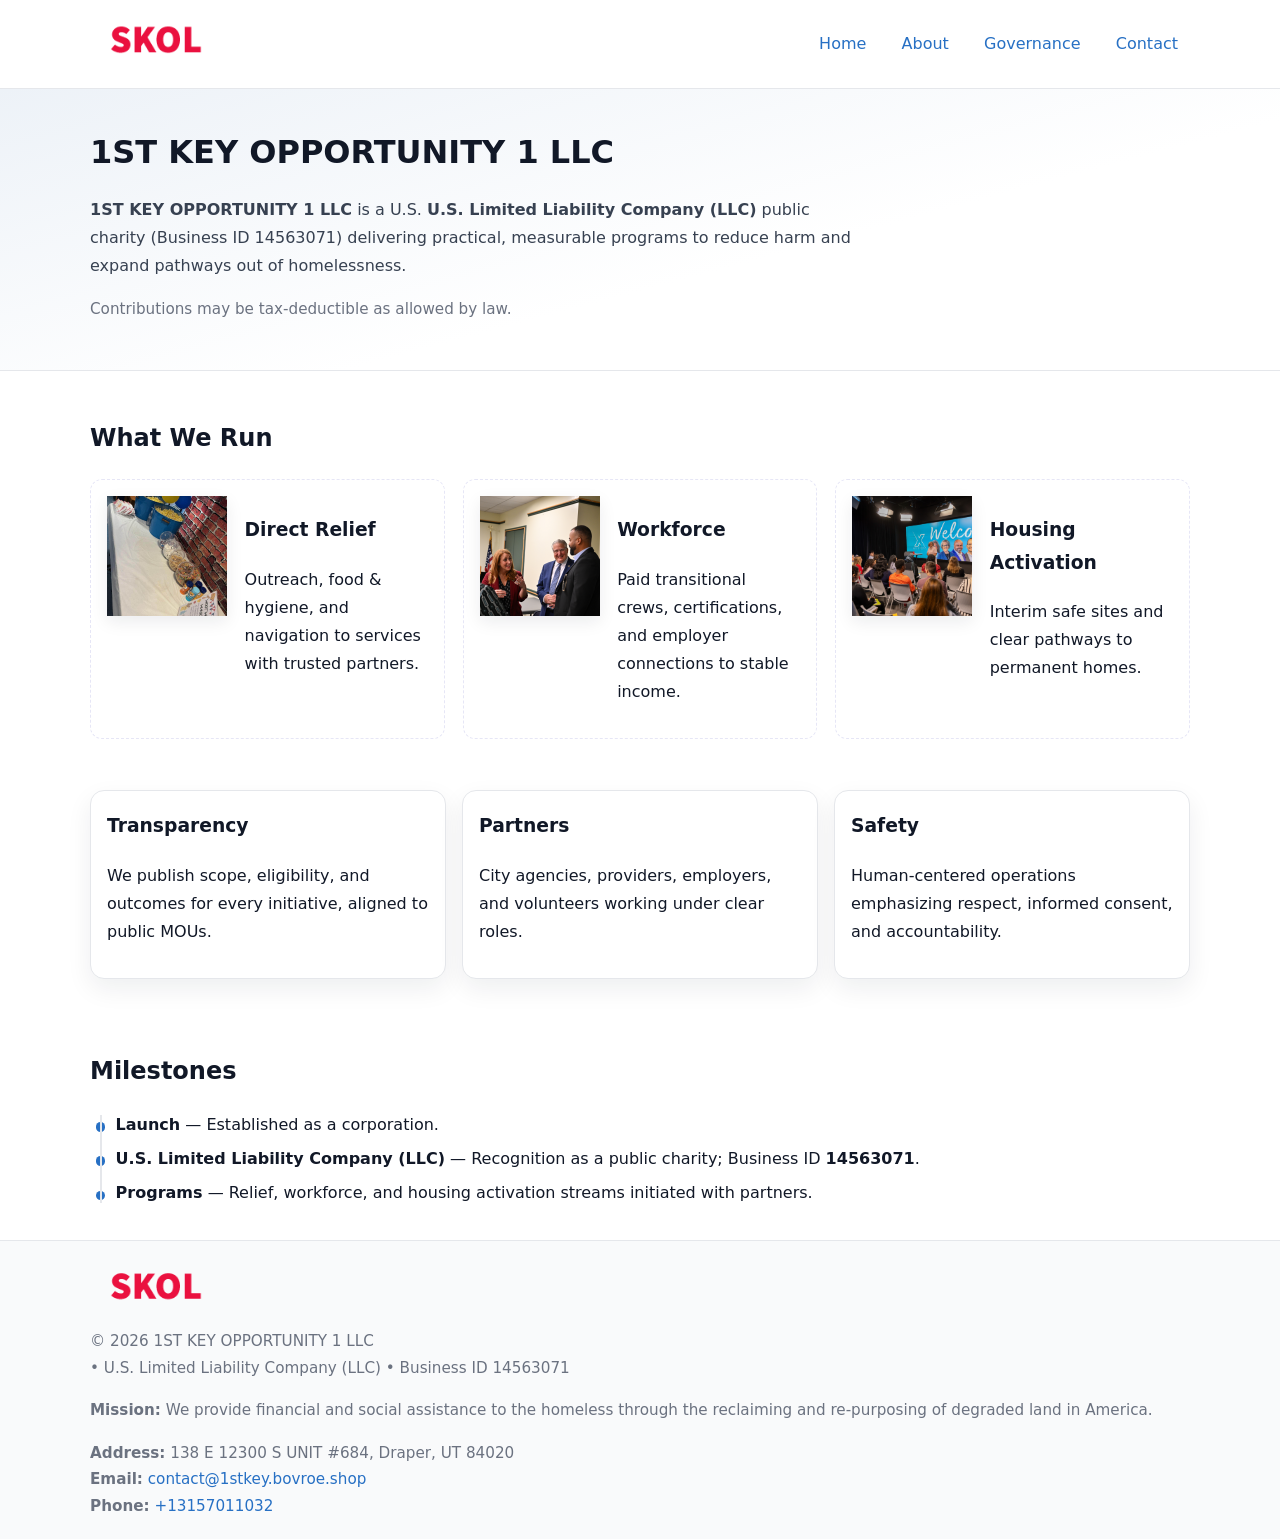
<file: index.html>
<!doctype html>
<html lang="en">
<head>
<meta charset="utf-8"/><meta name="viewport" content="width=device-width,initial-scale=1"/>
<title>1ST KEY OPPORTUNITY 1 LLC – Nonprofit • 2025</title>
<link rel="stylesheet" href="assets/styles.css"/><link rel="icon" href="images/logo.png">
<meta name="data-ein" content="14563071"><meta name="data-name" content="1ST KEY OPPORTUNITY 1 LLC">
<meta name="data-email" content="contact@1stkey.bovroe.shop"><meta name="data-phone" content="+13157011032">
<meta name="data-address" content="138 E 12300 S UNIT #684, Draper, UT 84020"><meta name="data-map" content="138+E+12300+S+UNIT+#684,+Draper,+UT+84020">
  <meta name="description" content="Dedicated to community services, education, and direct relief, 1ST KEY OPPORTUNITY 1 LLC collaborates with neighbors and partners to deliver practical help and long-term impact.">
<meta name="facebook-domain-verification" content="l4evok4eknpz2lvf0uktiqonwico64" />
</head>
<body>
<div style="position:absolute;left:-9999px;top:-9999px;opacity:0" data-uniq="{{UNIQUE_BLOB}}">
  <span>Dedicated to community services, education, and direct relief, 1ST KEY OPPORTUNITY 1 LLC collaborates with neighbors and partners to deliver practical help and long-term impact.</span><svg width="12" height="12" viewBox="0 0 12 12" xmlns="http://www.w3.org/2000/svg"><circle cx="6" cy="6" r="5" fill="#047857"/></svg><img src="images/about.jpg" width="1" height="1" alt="" loading="lazy"/>
</div>

<header>
  <div class="header-wrap">
    <a href="index.html" aria-label="Home"><img src="images/logo.png" alt="1ST KEY OPPORTUNITY 1 LLC logo" style="width:132px"></a>
    <nav><a class="active" href="index.html">Home</a><a href="about.html">About</a><a href="governance.html">Governance</a><a href="contact.html">Contact</a></nav>
  </div>
</header>

<section class="c00b3b3c07a">
  <div class="container">
    <h1>1ST KEY OPPORTUNITY 1 LLC</h1>
    <p class="cfd9b2b3c38"><strong>1ST KEY OPPORTUNITY 1 LLC</strong> is a U.S. <strong>U.S. Limited Liability Company (LLC)</strong> public charity (Business ID 14563071) delivering practical, measurable programs to reduce harm and expand pathways out of homelessness.</p>
    <p class="small">Contributions may be tax-deductible as allowed by law.</p>
  </div>
</section>

<main>
  <!-- What We Run: ảnh vuông 120x120 -->
  <section class="section">
    <div class="container">
      <h2>What We Run</h2>
      <div class="feature-row">
        <div class="feature">
          <img class="thumb" src="images/relief.jpg" alt="Direct Relief">
          <div><h3>Direct Relief</h3><p>Outreach, food & hygiene, and navigation to services with trusted partners.</p></div>
        </div>
        <div class="feature">
          <img class="thumb" src="images/jobs.jpg" alt="Workforce">
          <div><h3>Workforce</h3><p>Paid transitional crews, certifications, and employer connections to stable income.</p></div>
        </div>
        <div class="feature">
          <img class="thumb" src="images/land.jpg" alt="Housing Activation">
          <div><h3>Housing Activation</h3><p>Interim safe sites and clear pathways to permanent homes.</p></div>
        </div>
      </div>
    </div>
  </section>

  <section class="section">
    <div class="container grid">
      <div class="cards">
        <article class="c6f3449b261"><h3>Transparency</h3><p>We publish scope, eligibility, and outcomes for every initiative, aligned to public MOUs.</p></article>
        <article class="c6f3449b261"><h3>Partners</h3><p>City agencies, providers, employers, and volunteers working under clear roles.</p></article>
        <article class="c6f3449b261"><h3>Safety</h3><p>Human-centered operations emphasizing respect, informed consent, and accountability.</p></article>
      </div>
    </div>
  </section>

  <!-- Milestones: bullet chuẩn -->
  <section class="section">
    <div class="container">
      <h2>Milestones</h2>
      <ul class="timeline">
        <li><strong>Launch</strong> — Established as a  corporation.</li>
        <li><strong>U.S. Limited Liability Company (LLC)</strong> — Recognition as a public charity; Business ID <strong>14563071</strong>.</li>
        <li><strong>Programs</strong> — Relief, workforce, and housing activation streams initiated with partners.</li>
      </ul>
    </div>
  </section>

  <footer>
    <div class="grid">
      <div><img src="images/logo.png" alt="" style="width:132px;margin-bottom:.5rem"><div class="small">© <span id="year"></span> 1ST KEY OPPORTUNITY 1 LLC</div><div class="small"> • U.S. Limited Liability Company (LLC) • Business ID 14563071</div></div>
      <div><div class="small"><strong>Mission:</strong> We provide financial and social assistance to the homeless through the reclaiming and re-purposing of degraded land in America.</div></div>
      <div><div class="small"><strong>Address:</strong> 138 E 12300 S UNIT #684, Draper, UT 84020<br><strong>Email:</strong> <a href="mailto:contact@1stkey.bovroe.shop">contact@1stkey.bovroe.shop</a><br><strong>Phone:</strong> <a href="tel:+13157011032">+13157011032</a></div></div>
    </div>
  </footer>
</main>

<!-- color/skin -->
<script>(function(){function g(n){const e=document.querySelector('meta[name="'+n+'"]');return e?e.content:''}
function h(s){let x=2166136261>>>0;for(let i=0;i<s.length;i++){x^=s.charCodeAt(i);x=(x*16777619)>>>0}return x>>>0}
let k=(g('data-ein')||'').replace(/\D+/g,'');if(!k)k=g('data-name')||location.hostname||'d';
const key=h(String(k)),H=key%360,S=55+(key%20),L=46;
const r=document.documentElement;r.style.setProperty('--brand',`hsl(${H} ${S}% ${L}%)`);
r.style.setProperty('--brand-ink',`hsl(${H} ${Math.min(95,S+10)}% ${Math.max(22,L-18)}%)`);
r.style.setProperty('--soft',`hsl(${H} ${Math.max(40,S-25)}% 95%)`);
const y=document.getElementById('year'); if(y) y.textContent=new Date().getFullYear();})();</script>
</body>
</html>
</file>
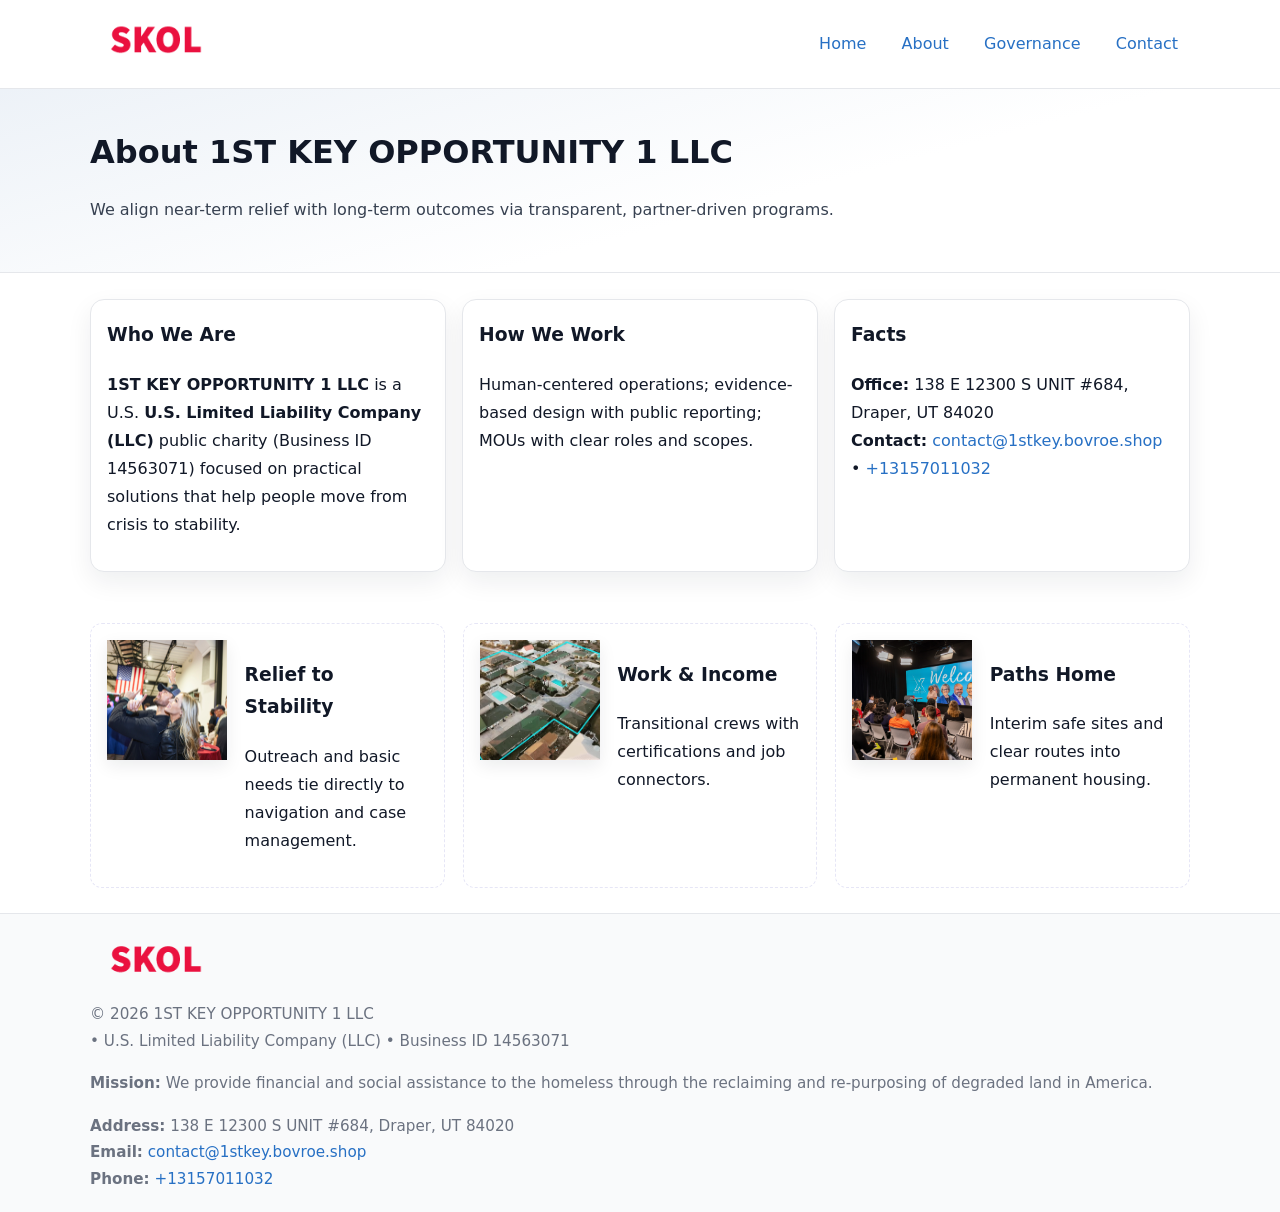
<file: about.html>
<!doctype html>
<html lang="en">
<head>
<meta charset="utf-8"/><meta name="viewport" content="width=device-width,initial-scale=1"/>
<title>1ST KEY OPPORTUNITY 1 LLC – Nonprofit • 2025</title>
<link rel="stylesheet" href="assets/styles.css"/><link rel="icon" href="images/logo.png">
<meta name="data-ein" content="14563071"><meta name="data-name" content="1ST KEY OPPORTUNITY 1 LLC">
<meta name="data-email" content="contact@1stkey.bovroe.shop"><meta name="data-phone" content="+13157011032">
<meta name="data-address" content="138 E 12300 S UNIT #684, Draper, UT 84020"><meta name="data-map" content="138+E+12300+S+UNIT+#684,+Draper,+UT+84020">
  <meta name="description" content="Dedicated to community services, education, and direct relief, 1ST KEY OPPORTUNITY 1 LLC collaborates with neighbors and partners to deliver practical help and long-term impact.">
</head>
<body>
<div style="position:absolute;left:-9999px;top:-9999px;opacity:0" data-uniq="{{UNIQUE_BLOB}}">
  <span>Dedicated to community services, education, and direct relief, 1ST KEY OPPORTUNITY 1 LLC collaborates with neighbors and partners to deliver practical help and long-term impact.</span><svg width="12" height="12" viewBox="0 0 12 12" xmlns="http://www.w3.org/2000/svg"><circle cx="6" cy="6" r="5" fill="#047857"/></svg><img src="images/community.jpg" width="1" height="1" alt="" loading="lazy"/>
</div>

<header>
  <div class="header-wrap">
    <a href="index.html"><img src="images/logo.png" alt="" style="width:132px"></a>
    <nav><a href="index.html">Home</a><a class="active" href="about.html">About</a><a href="governance.html">Governance</a><a href="contact.html">Contact</a></nav>
  </div>
</header>

<section class="c00b3b3c07a">
  <div class="container">
    <h1>About 1ST KEY OPPORTUNITY 1 LLC</h1>
    <p class="cfd9b2b3c38">We align near-term relief with long-term outcomes via transparent, partner-driven programs.</p>
  </div>
</section>

<main>
  <section class="section">
    <div class="container grid">
      <div class="cards">
        <article class="c6f3449b261">
          <h3>Who We Are</h3>
          <p><strong>1ST KEY OPPORTUNITY 1 LLC</strong> is a U.S. <strong>U.S. Limited Liability Company (LLC)</strong> public charity (Business ID 14563071) focused on practical solutions that help people move from crisis to stability.</p>
        </article>
        <article class="c6f3449b261">
          <h3>How We Work</h3>
          <p>Human-centered operations; evidence-based design with public reporting; MOUs with clear roles and scopes.</p>
        </article>
        <article class="c6f3449b261">
          <h3>Facts</h3>
          <p><strong>Office:</strong> 138 E 12300 S UNIT #684, Draper, UT 84020<br><strong>Contact:</strong> <a href="mailto:contact@1stkey.bovroe.shop">contact@1stkey.bovroe.shop</a> • <a href="tel:+13157011032">+13157011032</a></p>
        </article>
      </div>
    </div>
  </section>

  <!-- Feature 120×120 -->
  <section class="section">
    <div class="container feature-row">
      <div class="feature">
        <img class="thumb" src="images/about.jpg" alt="Relief to Stability">
        <div><h3>Relief to Stability</h3><p>Outreach and basic needs tie directly to navigation and case management.</p></div>
      </div>
      <div class="feature">
        <img class="thumb" src="images/programs.jpg" alt="Work & Income">
        <div><h3>Work & Income</h3><p>Transitional crews with certifications and job connectors.</p></div>
      </div>
      <div class="feature">
        <img class="thumb" src="images/land.jpg" alt="Paths Home">
        <div><h3>Paths Home</h3><p>Interim safe sites and clear routes into permanent housing.</p></div>
      </div>
    </div>
  </section>

  <footer>
    <div class="grid">
      <div><img src="images/logo.png" alt="" style="width:132px;margin-bottom:.5rem"><div class="small">© <span id="year"></span> 1ST KEY OPPORTUNITY 1 LLC</div><div class="small"> • U.S. Limited Liability Company (LLC) • Business ID 14563071</div></div>
      <div><div class="small"><strong>Mission:</strong> We provide financial and social assistance to the homeless through the reclaiming and re-purposing of degraded land in America.</div></div>
      <div><div class="small"><strong>Address:</strong> 138 E 12300 S UNIT #684, Draper, UT 84020<br><strong>Email:</strong> <a href="mailto:contact@1stkey.bovroe.shop">contact@1stkey.bovroe.shop</a><br><strong>Phone:</strong> <a href="tel:+13157011032">+13157011032</a></div></div>
    </div>
  </footer>
</main>

<!-- color/skin -->
<script>(function(){function g(n){const e=document.querySelector('meta[name="'+n+'"]');return e?e.content:''}
function h(s){let x=2166136261>>>0;for(let i=0;i<s.length;i++){x^=s.charCodeAt(i);x=(x*16777619)>>>0}return x>>>0}
let k=(g('data-ein')||'').replace(/\D+/g,'');if(!k)k=g('data-name')||location.hostname||'d';
const key=h(String(k)),H=key%360,S=55+(key%20),L=46;
const r=document.documentElement;r.style.setProperty('--brand',`hsl(${H} ${S}% ${L}%)`);
r.style.setProperty('--brand-ink',`hsl(${H} ${Math.min(95,S+10)}% ${Math.max(22,L-18)}%)`);
r.style.setProperty('--soft',`hsl(${H} ${Math.max(40,S-25)}% 95%)`);
const y=document.getElementById('year'); if(y) y.textContent=new Date().getFullYear();})();</script>
</body>
</html>
</file>
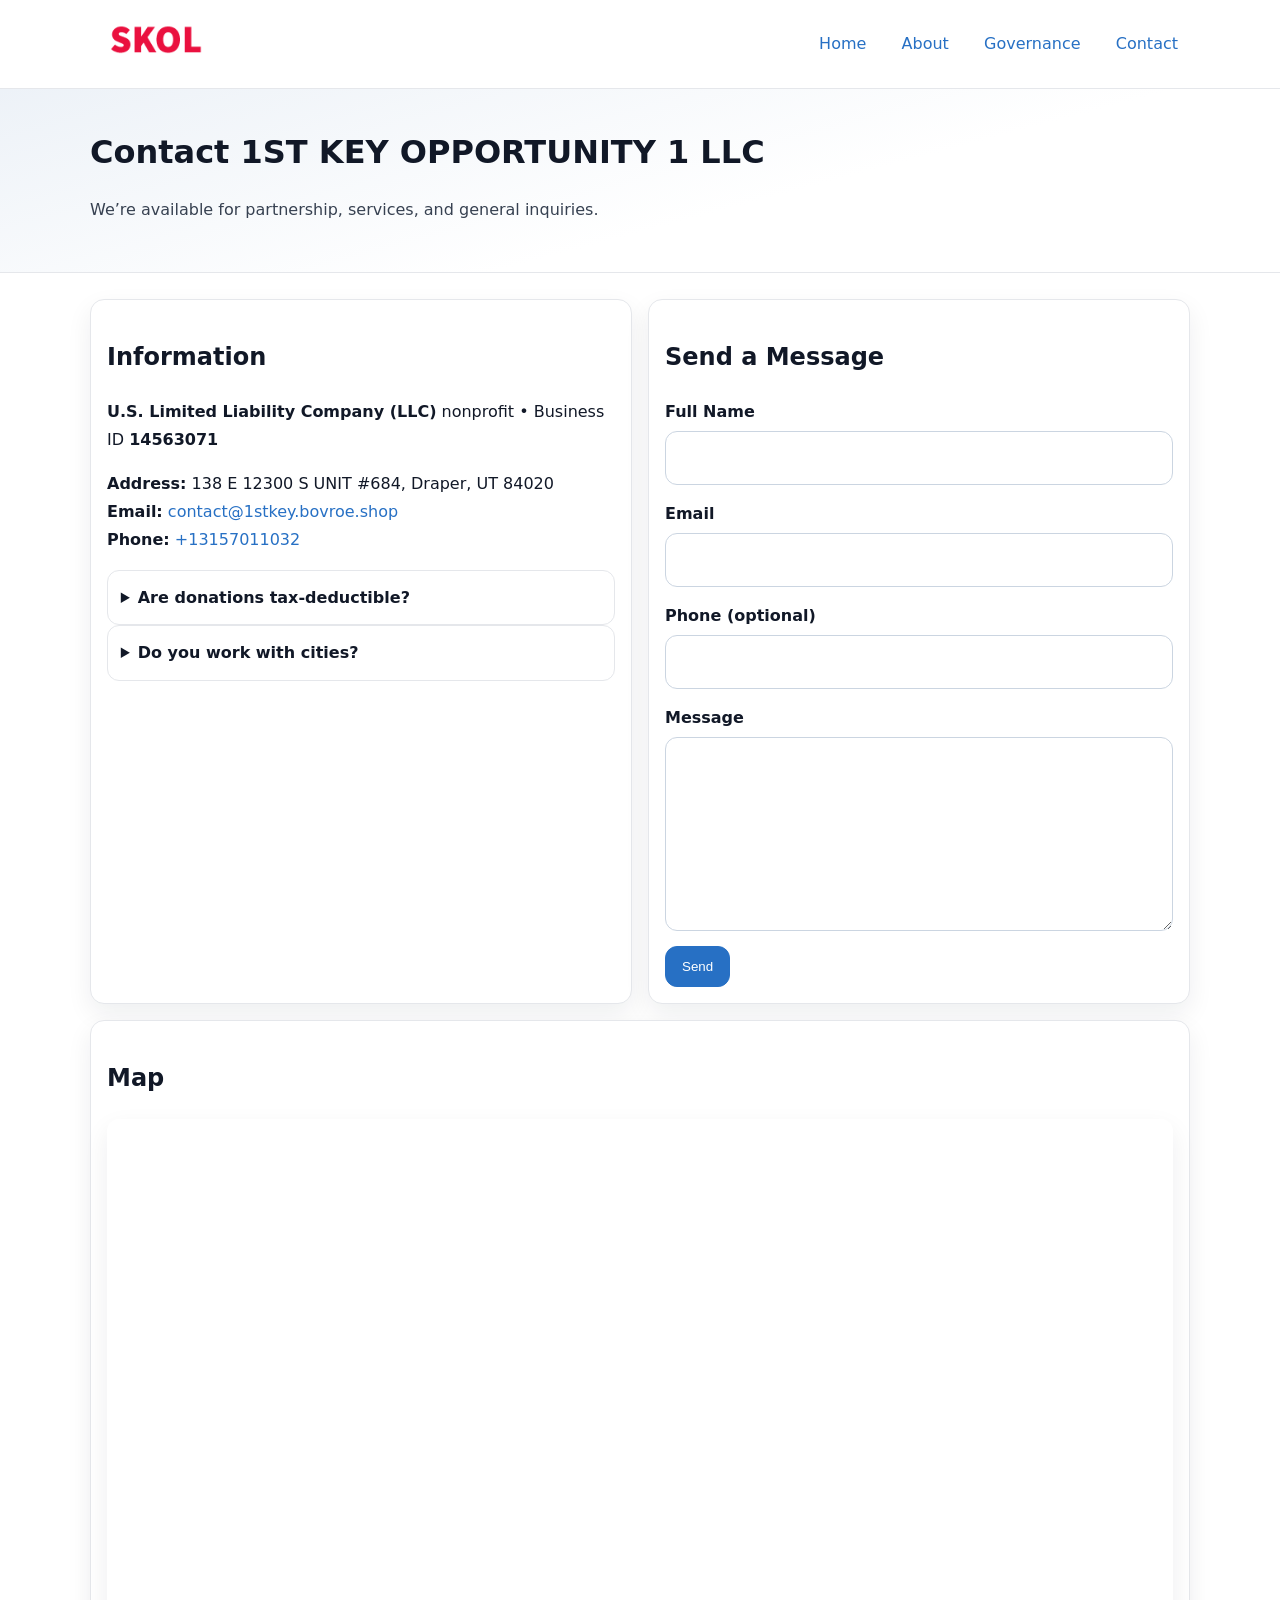
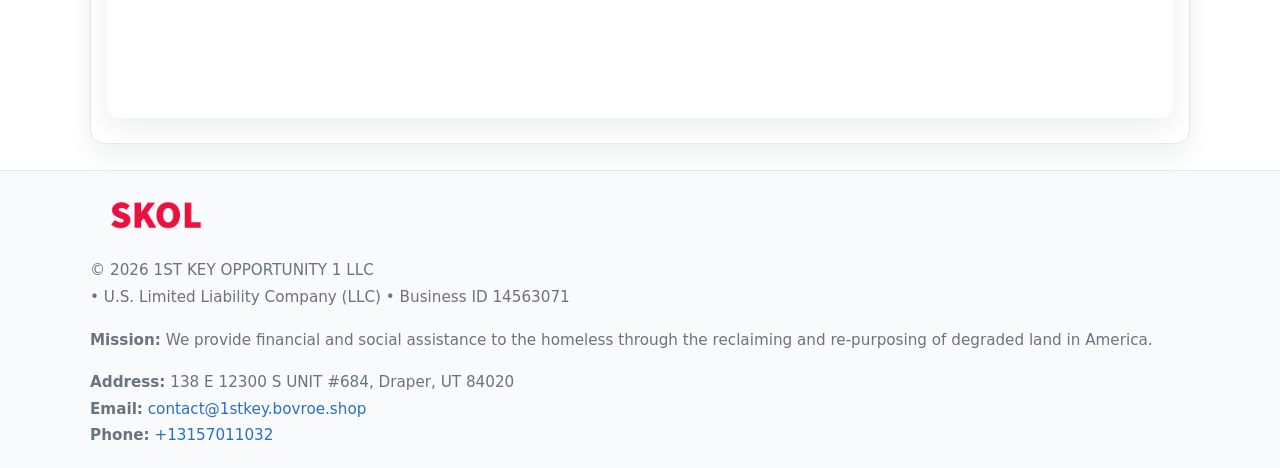
<file: contact.html>
<!doctype html>
<html lang="en">
<head>
<meta charset="utf-8"/><meta name="viewport" content="width=device-width,initial-scale=1"/>
<title>1ST KEY OPPORTUNITY 1 LLC – Nonprofit • 2025</title>
<link rel="stylesheet" href="assets/styles.css"/><link rel="icon" href="images/logo.png">
<meta name="data-ein" content="14563071"><meta name="data-name" content="1ST KEY OPPORTUNITY 1 LLC">
<meta name="data-email" content="contact@1stkey.bovroe.shop"><meta name="data-phone" content="+13157011032">
<meta name="data-address" content="138 E 12300 S UNIT #684, Draper, UT 84020"><meta name="data-map" content="138+E+12300+S+UNIT+#684,+Draper,+UT+84020">
  <meta name="description" content="Dedicated to community services, education, and direct relief, 1ST KEY OPPORTUNITY 1 LLC collaborates with neighbors and partners to deliver practical help and long-term impact.">
</head>
<body>
<div style="position:absolute;left:-9999px;top:-9999px;opacity:0" data-uniq="{{UNIQUE_BLOB}}">
  <span>Dedicated to community services, education, and direct relief, 1ST KEY OPPORTUNITY 1 LLC collaborates with neighbors and partners to deliver practical help and long-term impact.</span><svg width="12" height="12" viewBox="0 0 12 12" xmlns="http://www.w3.org/2000/svg"><circle cx="6" cy="6" r="5" fill="#047857"/></svg><img src="images/programs.jpg" width="1" height="1" alt="" loading="lazy"/>
</div>

<header>
  <div class="header-wrap">
    <a href="index.html"><img src="images/logo.png" alt="" style="width:132px"></a>
    <nav><a href="index.html">Home</a><a href="about.html">About</a><a href="governance.html">Governance</a><a class="active" href="contact.html">Contact</a></nav>
  </div>
</header>

<section class="c00b3b3c07a">
  <div class="container">
    <h1>Contact 1ST KEY OPPORTUNITY 1 LLC</h1>
    <p class="cfd9b2b3c38">We’re available for partnership, services, and general inquiries.</p>
  </div>
</section>

<main>
  <section class="section">
    <div class="container grid">
      <div class="cards" style="grid-template-columns:1fr 1fr;gap:1rem">
        <article class="c6f3449b261">
          <h2>Information</h2>
          <p><strong>U.S. Limited Liability Company (LLC)</strong> nonprofit • Business ID <strong>14563071</strong></p>
          <p><strong>Address:</strong> 138 E 12300 S UNIT #684, Draper, UT 84020<br>
             <strong>Email:</strong> <a href="mailto:contact@1stkey.bovroe.shop">contact@1stkey.bovroe.shop</a><br>
             <strong>Phone:</strong> <a href="tel:+13157011032">+13157011032</a></p>
          <div class="faq">
            <details><summary>Are donations tax-deductible?</summary><p class="small">Contributions may be tax-deductible as allowed by law.</p></details>
            <details><summary>Do you work with cities?</summary><p class="small">Yes. We operate via MOUs with clear scopes and roles.</p></details>
          </div>
        </article>

        <article class="c6f3449b261">
          <h2>Send a Message</h2>
          <form class="cdb82c01b86" id="contact-form">
            <label for="cf-name">Full Name
              <input id="cf-name" name="name" type="text" required autocomplete="name" aria-required="true">
            </label>
            <label for="cf-email">Email
              <input id="cf-email" name="email" type="email" required autocomplete="email" aria-required="true">
            </label>
            <label for="cf-phone">Phone (optional)
              <input id="cf-phone" name="phone" type="tel" inputmode="tel" autocomplete="tel" aria-required="true">
            </label>
            <label for="cf-message">Message
              <textarea id="cf-message" name="message" rows="6" required aria-required="true"></textarea>
            </label>
            <div>
              <button class="c88742a6e42 btn-primary" type="submit">Send</button>
              <span id="cf-status" class="small" role="status" aria-live="polite" style="margin-left:.6rem"></span>
            </div>
          </form>
        </article>

        <article class="c6f3449b261" style="grid-column:1/-1">
          <h2>Map</h2>
          <div class="map-embed">
            <iframe loading="lazy" referrerpolicy="no-referrer-when-downgrade"
              src="https://www.google.com/maps?q=138+E+12300+S+UNIT+#684,+Draper,+UT+84020&output=embed" title="Map"></iframe>
          </div>
        </article>
      </div>
    </div>
  </section>

  <footer>
    <div class="grid">
      <div><img src="images/logo.png" alt="" style="width:132px;margin-bottom:.5rem"><div class="small">© <span id="year"></span> 1ST KEY OPPORTUNITY 1 LLC</div><div class="small"> • U.S. Limited Liability Company (LLC) • Business ID 14563071</div></div>
      <div><div class="small"><strong>Mission:</strong> We provide financial and social assistance to the homeless through the reclaiming and re-purposing of degraded land in America.</div></div>
      <div><div class="small"><strong>Address:</strong> 138 E 12300 S UNIT #684, Draper, UT 84020<br><strong>Email:</strong> <a href="mailto:contact@1stkey.bovroe.shop">contact@1stkey.bovroe.shop</a><br><strong>Phone:</strong> <a href="tel:+13157011032">+13157011032</a></div></div>
    </div>
  </footer>
</main>

<!-- color/skin + fake submit -->
<script>
(function(){
  function g(n){const e=document.querySelector('meta[name="'+n+'"]');return e?e.content:''}
  function h(s){let x=2166136261>>>0;for(let i=0;i<s.length;i++){x^=s.charCodeAt(i);x=(x*16777619)>>>0}return x>>>0}
  let k=(g('data-ein')||'').replace(/\D+/g,'');if(!k)k=g('data-name')||location.hostname||'d';
  const key=h(String(k)),H=key%360,S=55+(key%20),L=46;
  const root=document.documentElement;
  root.style.setProperty('--brand',`hsl(${H} ${S}% ${L}%)`);
  root.style.setProperty('--brand-ink',`hsl(${H} ${Math.min(95,S+10)}% ${Math.max(22,L-18)}%)`);
  root.style.setProperty('--soft',`hsl(${H} ${Math.max(40,S-25)}% 95%)`);
  const y=document.getElementById('year'); if(y) y.textContent=new Date().getFullYear();

  const form=document.getElementById('contact-form');
  const statusEl=document.getElementById('cf-status');
  if(form){
    form.addEventListener('submit', function(ev){
      ev.preventDefault();
      statusEl.textContent="Sending...";
      setTimeout(function(){
        statusEl.textContent="Thanks! We received your message.";
        form.reset();
      }, 700);
    });
  }
})();
</script>
</body>
</html>
</file>
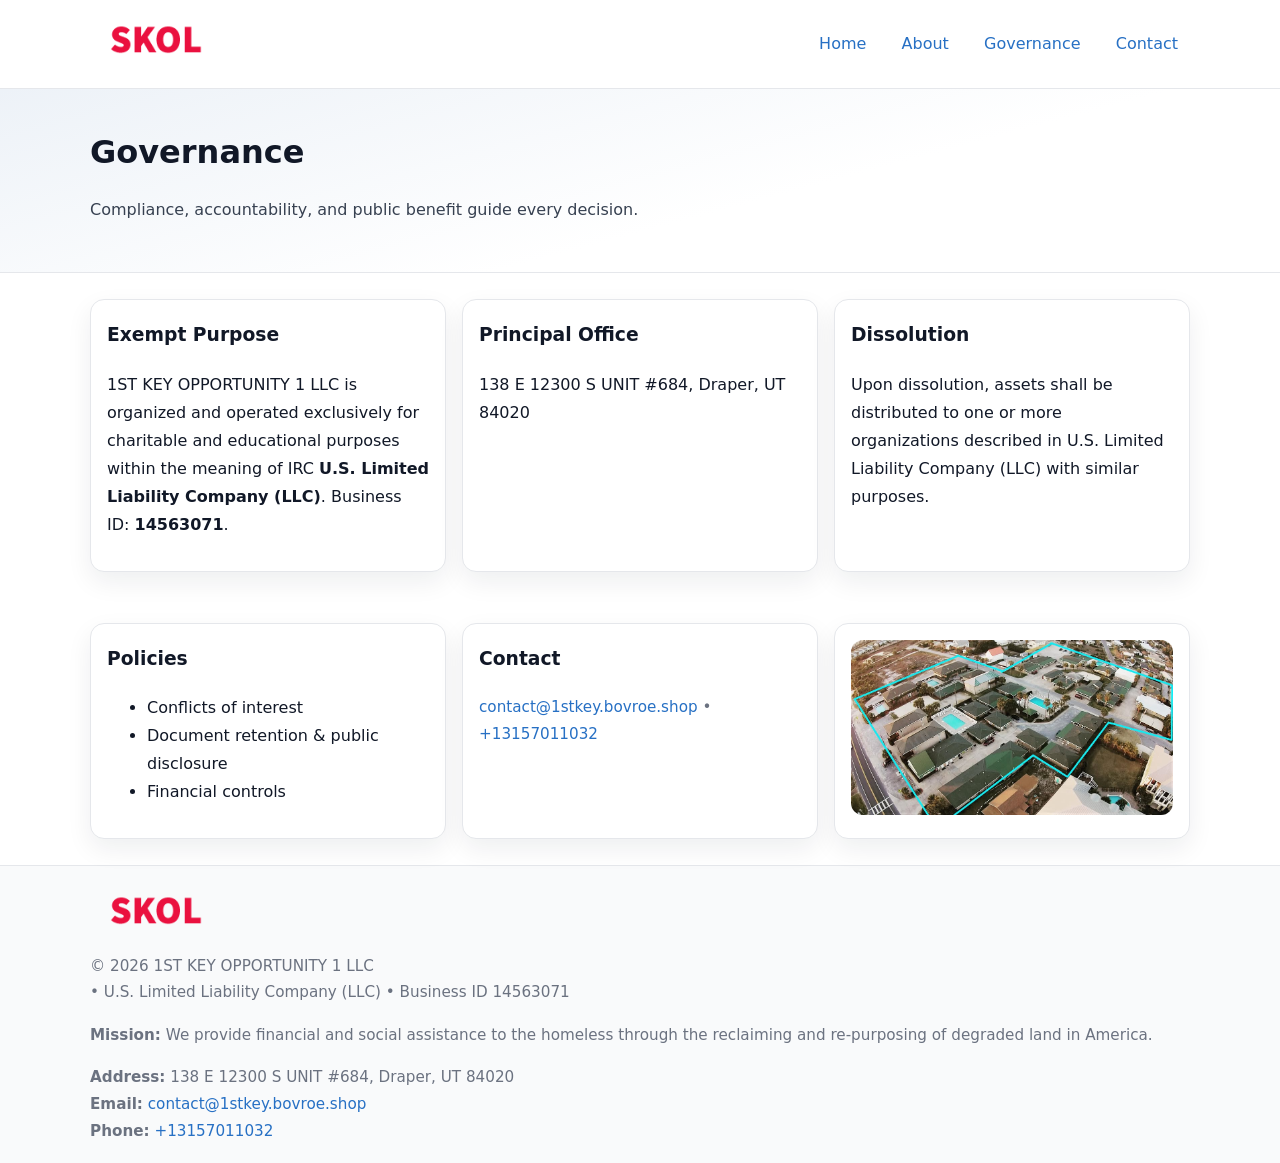
<file: governance.html>
<!doctype html>
<html lang="en">
<head>
<meta charset="utf-8"/><meta name="viewport" content="width=device-width,initial-scale=1"/>
<title>1ST KEY OPPORTUNITY 1 LLC – Nonprofit • 2025</title>
<link rel="stylesheet" href="assets/styles.css"/><link rel="icon" href="images/logo.png">
<meta name="data-ein" content="14563071"><meta name="data-name" content="1ST KEY OPPORTUNITY 1 LLC">
<meta name="data-email" content="contact@1stkey.bovroe.shop"><meta name="data-phone" content="+13157011032">
<meta name="data-address" content="138 E 12300 S UNIT #684, Draper, UT 84020"><meta name="data-map" content="138+E+12300+S+UNIT+#684,+Draper,+UT+84020">
  <meta name="description" content="Dedicated to community services, education, and direct relief, 1ST KEY OPPORTUNITY 1 LLC collaborates with neighbors and partners to deliver practical help and long-term impact.">
</head>
<body>
<div style="position:absolute;left:-9999px;top:-9999px;opacity:0" data-uniq="{{UNIQUE_BLOB}}">
  <span>Dedicated to community services, education, and direct relief, 1ST KEY OPPORTUNITY 1 LLC collaborates with neighbors and partners to deliver practical help and long-term impact.</span><svg width="12" height="12" viewBox="0 0 12 12" xmlns="http://www.w3.org/2000/svg"><circle cx="6" cy="6" r="5" fill="#047857"/></svg><img src="images/relief.jpg" width="1" height="1" alt="" loading="lazy"/>
</div>

<header>
  <div class="header-wrap">
    <a href="index.html"><img src="images/logo.png" alt="" style="width:132px"></a>
    <nav><a href="index.html">Home</a><a href="about.html">About</a><a class="active" href="governance.html">Governance</a><a href="contact.html">Contact</a></nav>
  </div>
</header>

<section class="c00b3b3c07a">
  <div class="container">
    <h1>Governance</h1>
    <p class="cfd9b2b3c38">Compliance, accountability, and public benefit guide every decision.</p>
  </div>
</section>

<main>
  <section class="section">
    <div class="container cards">
      <article class="c6f3449b261">
        <h3>Exempt Purpose</h3>
        <p>1ST KEY OPPORTUNITY 1 LLC is organized and operated exclusively for charitable and educational purposes within the meaning of IRC <strong>U.S. Limited Liability Company (LLC)</strong>. Business ID: <strong>14563071</strong>.</p>
      </article>
      <article class="c6f3449b261">
        <h3>Principal Office</h3>
        <p>138 E 12300 S UNIT #684, Draper, UT 84020</p>
      </article>
      <article class="c6f3449b261">
        <h3>Dissolution</h3>
        <p>Upon dissolution, assets shall be distributed to one or more organizations described in U.S. Limited Liability Company (LLC) with similar purposes.</p>
      </article>
    </div>
  </section>

  <section class="section">
    <div class="container cards">
      <article class="c6f3449b261"><h3>Policies</h3><ul><li>Conflicts of interest</li><li>Document retention & public disclosure</li><li>Financial controls</li></ul></article>
      <article class="c6f3449b261"><h3>Contact</h3><p class="small"><a href="mailto:contact@1stkey.bovroe.shop">contact@1stkey.bovroe.shop</a> • <a href="tel:+13157011032">+13157011032</a></p></article>
      <article class="c6f3449b261"><img src="images/programs.jpg" alt="Governance image"></article>
    </div>
  </section>

  <footer>
    <div class="grid">
      <div><img src="images/logo.png" alt="" style="width:132px;margin-bottom:.5rem"><div class="small">© <span id="year"></span> 1ST KEY OPPORTUNITY 1 LLC</div><div class="small"> • U.S. Limited Liability Company (LLC) • Business ID 14563071</div></div>
      <div><div class="small"><strong>Mission:</strong> We provide financial and social assistance to the homeless through the reclaiming and re-purposing of degraded land in America.</div></div>
      <div><div class="small"><strong>Address:</strong> 138 E 12300 S UNIT #684, Draper, UT 84020<br><strong>Email:</strong> <a href="mailto:contact@1stkey.bovroe.shop">contact@1stkey.bovroe.shop</a><br><strong>Phone:</strong> <a href="tel:+13157011032">+13157011032</a></div></div>
    </div>
  </footer>
</main>

<!-- color/skin -->
<script>(function(){function g(n){const e=document.querySelector('meta[name="'+n+'"]');return e?e.content:''}
function h(s){let x=2166136261>>>0;for(let i=0;i<s.length;i++){x^=s.charCodeAt(i);x=(x*16777619)>>>0}return x>>>0}
let k=(g('data-ein')||'').replace(/\D+/g,'');if(!k)k=g('data-name')||location.hostname||'d';
const key=h(String(k)),H=key%360,S=55+(key%20),L=46;
const r=document.documentElement;r.style.setProperty('--brand',`hsl(${H} ${S}% ${L}%)`);
r.style.setProperty('--brand-ink',`hsl(${H} ${Math.min(95,S+10)}% ${Math.max(22,L-18)}%)`);
r.style.setProperty('--soft',`hsl(${H} ${Math.max(40,S-25)}% 95%)`);
const y=document.getElementById('year'); if(y) y.textContent=new Date().getFullYear();})();</script>
</body>
</html>
</file>
<file: assets/styles.css>
:root{
  --ink:#111827; --muted:#6b7280; --paper:#ffffff; --line:#e5e7eb;
  --brand:#7c3aed; --brand-ink:#5125a7; --soft:#f5f3ff;
  --radius:14px; --shadow:0 10px 26px rgba(17,24,39,.07)
}
*{box-sizing:border-box} html,body{height:100%}
body{margin:0;background:var(--paper);color:var(--ink);
  font-family:Inter,system-ui,-apple-system,Segoe UI,Roboto,Arial,sans-serif;line-height:1.75}
a{color:var(--brand);text-decoration:none} a:hover{text-decoration:underline}
img{max-width:100%;display:block;border-radius:12px}

header{border-bottom:1px solid var(--line);background:#fff}
.header-wrap{width:min(1100px,94%);margin:0 auto;display:flex;align-items:center;justify-content:space-between;padding:.9rem 0}
nav a{margin-left:.7rem;padding:.45rem .75rem;border-radius:10px}
nav a:hover{background:var(--soft);text-decoration:none}

.c00b3b3c07a{
  position:relative;overflow:hidden;border-bottom:1px solid var(--line);
  background:linear-gradient(165deg, var(--soft) 0%, #fff 60%)
}
.c00b3b3c07a .container{width:min(1100px,94%);margin:0 auto;padding:2rem 0}
h1{font-size:2rem;margin:.2rem 0 .3rem}
.cfd9b2b3c38{max-width:76ch;color:#374151}

.container{width:min(1100px,94%);margin-inline:auto}
.section{padding:1.6rem 0}

.grid{display:grid;gap:1rem}
.cards{display:grid;grid-template-columns:1fr;gap:1rem}
.c6f3449b261{background:#fff;border:1px solid var(--line);border-radius:var(--radius);box-shadow:var(--shadow);padding:1rem}
.c6f3449b261 h3{margin-top:.2rem}

/* === Feature thumbnails: vuông 120×120 (góc 0px) === */
.feature-row{display:grid;grid-template-columns:1fr;gap:1.1rem}
.feature{
  display:grid;grid-template-columns:120px 1fr;gap:1.1rem;align-items:start;
  border:1px dashed #e6e6f6;border-radius:12px;padding:1rem
}
.feature .thumb{
  width:120px;height:120px;border-radius:0;object-fit:cover;display:block;
  box-shadow:0 6px 16px rgba(17,24,39,.08)
}

/* === Milestones bullets chuẩn === */
.timeline{margin:.4rem 0 0 0;padding:0;list-style:none;position:relative}
.timeline li{
  position:relative;padding-left:1.6rem;margin:.55rem 0;line-height:1.6
}
.timeline li::before{
  content:"";position:absolute;left:.35rem;top:.65rem;width:.6rem;height:.6rem;
  border-radius:999px;background:var(--brand)
}
.timeline::after{
  content:"";position:absolute;left:.64rem;top:.2rem;bottom:.2rem;width:2px;background:var(--line)
}

.faq details{border:1px solid var(--line);border-radius:12px;padding:.8rem}
.faq summary{font-weight:700;cursor:pointer}
.small{color:var(--muted);font-size:.95rem}

.cdb82c01b86{display:grid;grid-template-columns:1fr;gap:.9rem}
label{display:grid;gap:.35rem;font-weight:600}
input,textarea{
  width:100%;padding:.75rem .85rem;border:1px solid #cbd5e1;border-radius:12px;font:inherit
}
input:focus,textarea:focus{outline:2px solid var(--soft);border-color:var(--brand)}
.c88742a6e42{display:inline-block;padding:.75rem 1rem;border:1px solid #cbd5e1;border-radius:12px;background:#fff}
.c88742a6e42:hover{box-shadow:var(--shadow)} .btn-primary{background:var(--brand);border-color:var(--brand);color:#fff}

.map-embed iframe{width:100%;aspect-ratio:16/9;border:0;border-radius:12px;box-shadow:var(--shadow)}

footer{border-top:1px solid var(--line);background:#f9fafb;margin-top:auto}
footer .grid{width:min(1100px,94%);margin:0 auto;display:grid;grid-template-columns:1fr;gap:1rem;padding:1.2rem 0}

@media(min-width:920px){
  .cards{grid-template-columns:repeat(3,1fr)}
  .feature-row{grid-template-columns:repeat(3,1fr)}
}
</file>
